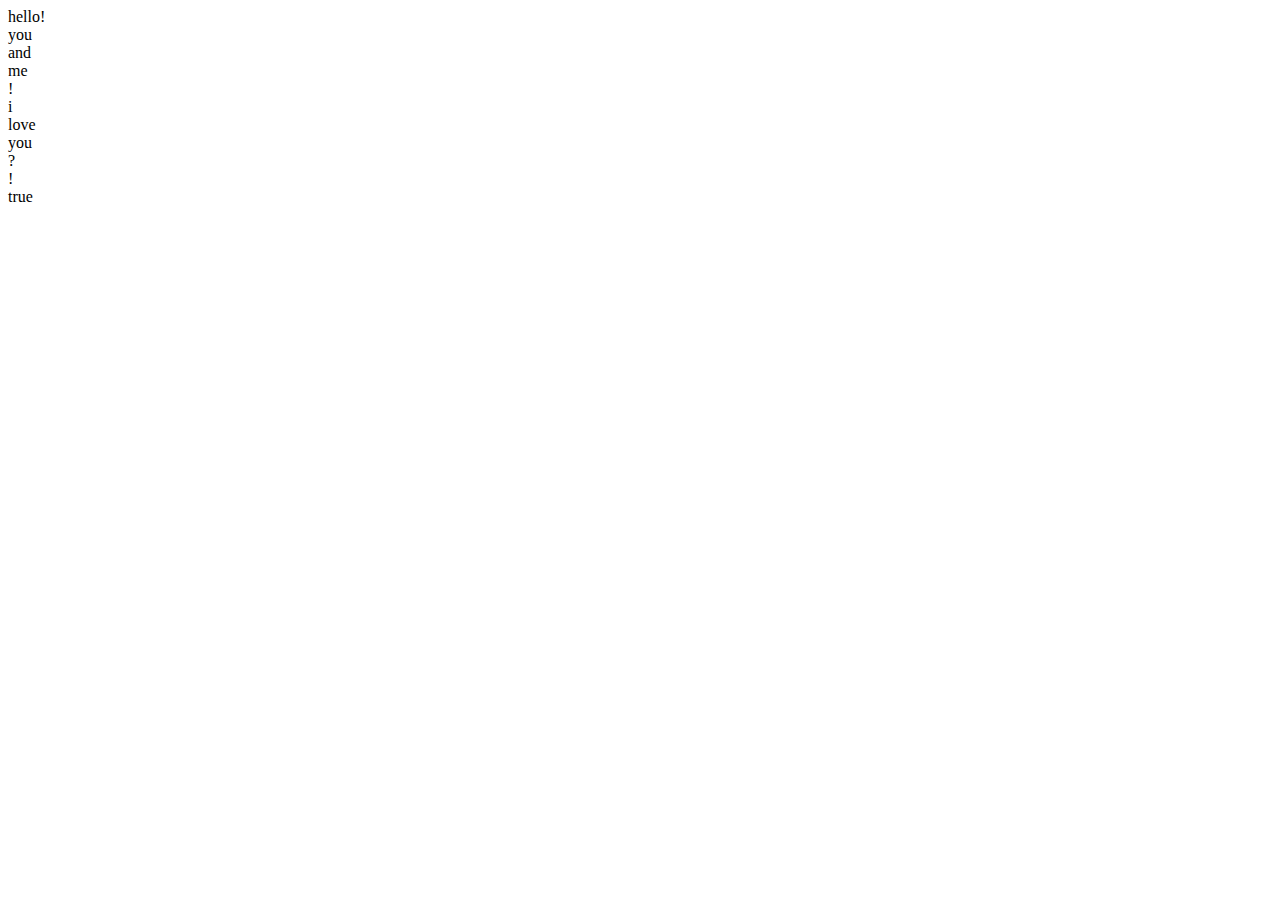
<file: index2.html>
<!DOCTYPE html>
<html lang="en">
<head>
    <meta charset="UTF-8">
    <meta name="viewport" content="width=device-width, initial-scale=1.0">
    <meta http-equiv="X-UA-Compatible" content="ie=edge">
    <title>vue</title>
</head>
<body>
    <div>hello!</div>
    <div>you</div>
    <div>and</div>
    <div>me</div>
    <div>!</div>
    <div>i</div>
    <div>love</div>
    <div>you</div>
    <div>?</div>
    <div>!</div>
    <div>true</div>
</body>
</html>
</file>
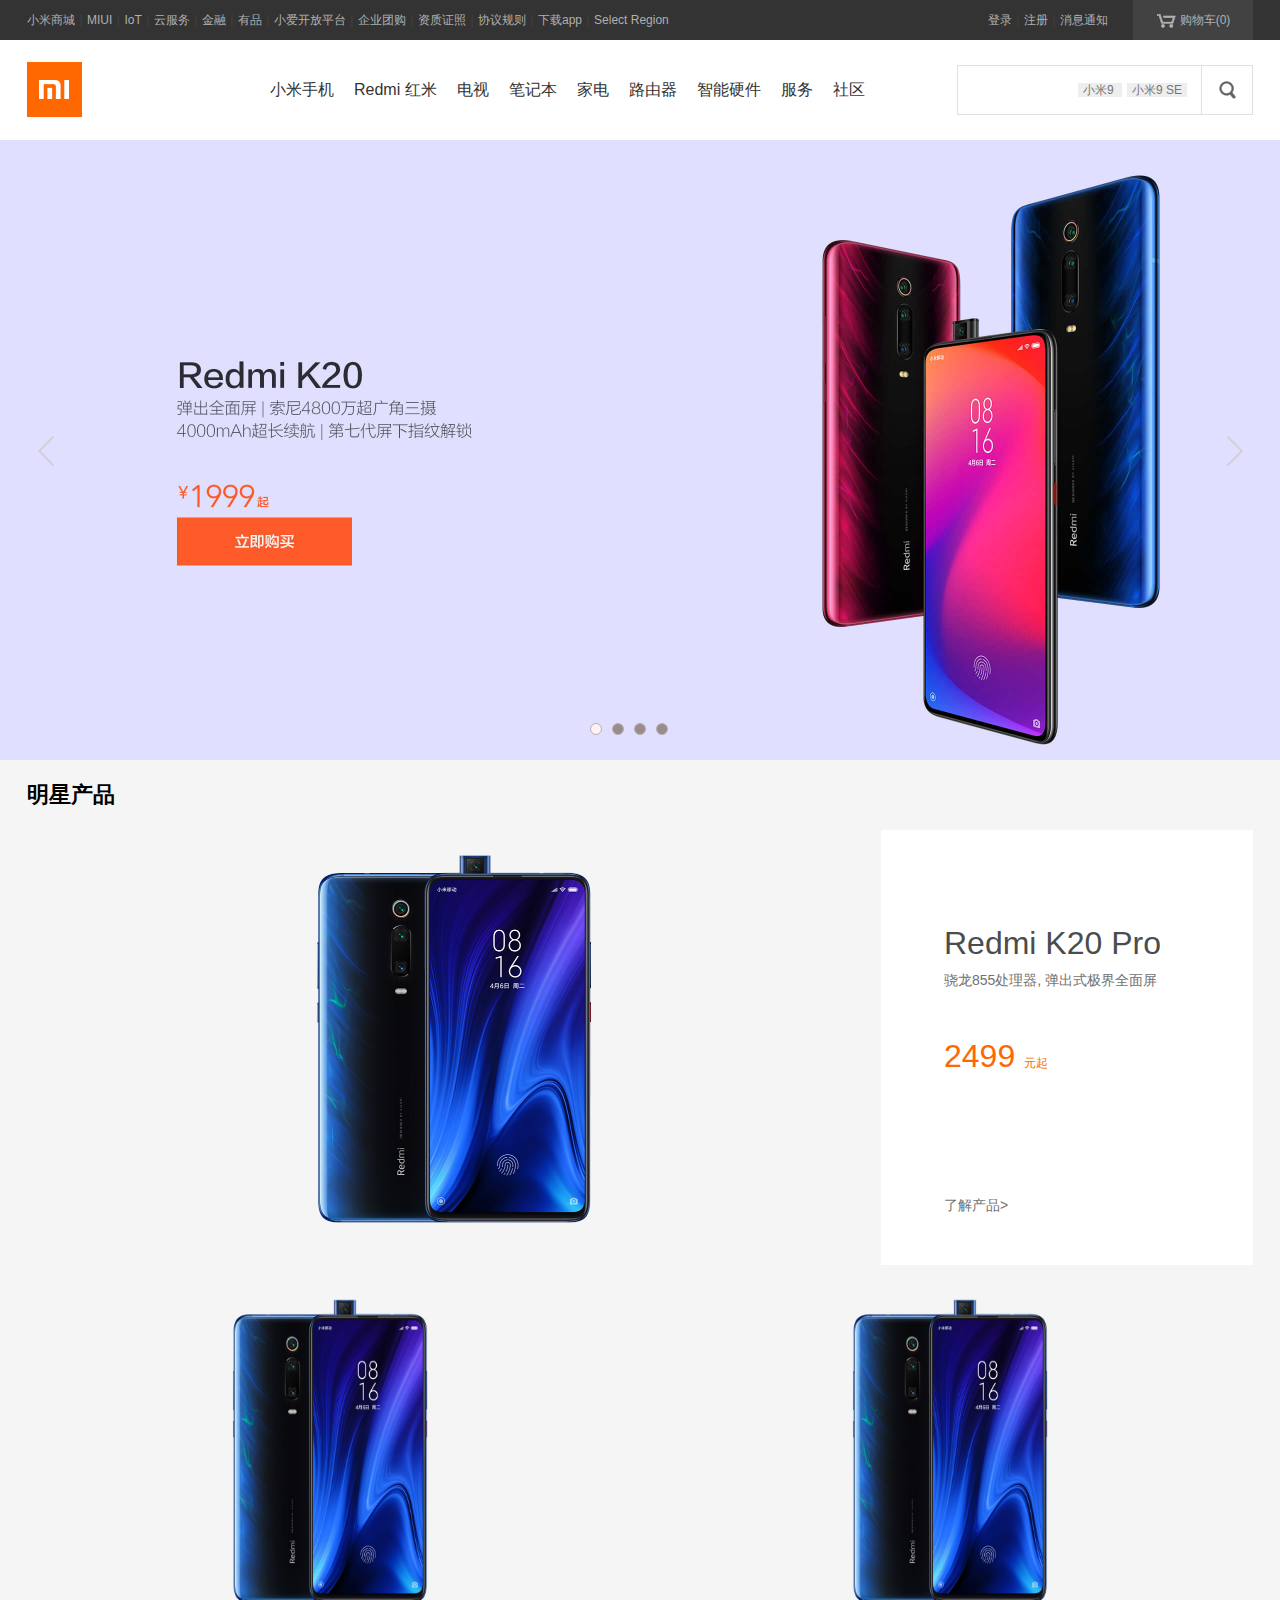
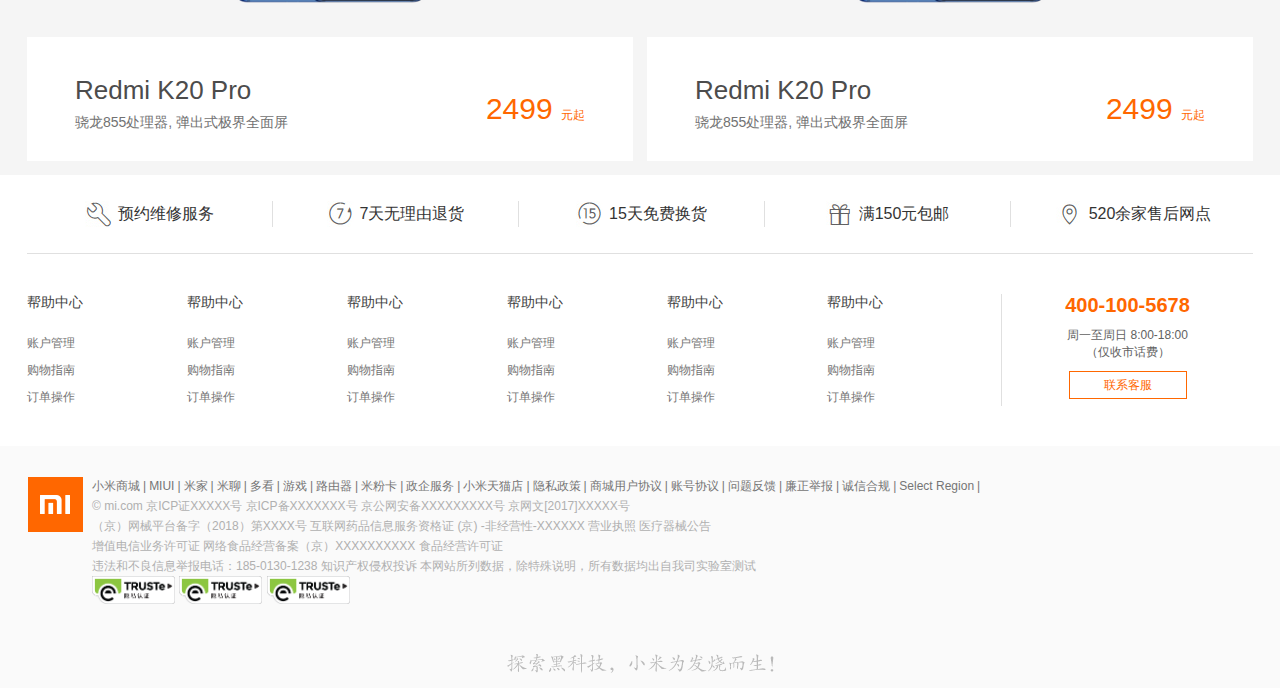
<file: mi/list.html>
<!DOCTYPE html>
<html>
	<head>
		<meta charset="utf-8">
		<title></title>
		<link rel="stylesheet" type="text/css" href="css/base.css"/>
		<link rel="stylesheet" href="css/list.css">
	</head>
	<body>
		
		<!-- 头部顶部导航 ctrl+/ -->
		<div class="header_top">
			<div class="container clearfix">
				<div class="fl">
					<a href="">小米商城</a>
					<span>|</span>
					<a href="">MIUI</a>
					<span>|</span>
					<a href="">IoT</a>
					<span>|</span>
					<a href="">云服务</a>
					<span>|</span>
					<a href="">金融</a>
					<span>|</span>
					<a href="">有品</a>
					<span>|</span>
					<a href="">小爱开放平台</a>
					<span>|</span>
					<a href="">企业团购</a>
					<span>|</span>
					<a href="">资质证照</a>
					<span>|</span>
					<a href="">协议规则</a>
					<span>|</span>
					<a href="">下载app</a>
					<span>|</span>
					<a href="">Select Region</a>
				</div>
				<div class="fr">
					<a href="">登录</a>
					<span>|</span>
					<a href="">注册</a>
					<span>|</span>
					<a href="">消息通知</a>
					<div class="cart">
						<i>购物车(0)</i>
					</div>
				</div>
			</div>
		</div>
		<!-- 头部顶部导航 end -->
		
		<!-- 导航条 -->
		<div class="header container clearfix">
			<div class="header-logo fl">
				<a href="#" class="fl">&nbsp;&nbsp;这不是小米</a>
			</div>
			<div id="header-nav" class="fl">
				<ul class="clearfix">
					<li><a href="#">小米手机</a></li>
					<li><a href="#">Redmi 红米</a></li>
					<li><a href="#">电视</a></li>
					<li><a href="#">笔记本</a></li>
					<li><a href="#">家电</a></li>
					<li><a href="#">路由器</a></li>
					<li><a href="#">智能硬件</a></li>
					<li><a href="#">服务</a></li>
					<li><a href="#">社区</a></li>
				</ul>
			</div>
			<div id="search" class="clearfix fr">
				<!-- js添加效果 加上 con -->
				<input type="text" class="text">
				<div class="btn">&nbsp;</div>
				<div class="words">
					<a href="#">
						小米9
					</a>
					<a href="#">
						小米9 SE
					</a>
				</div>
				<div class="searchList">
					<a href="">小米9</a>
					<a href="">小米9</a>
					<a href="">小米9</a>
					<a href="">小米9</a>
					<a href="">小米9</a>
					<a href="">小米9</a>
					<a href="">小米9</a>
					<a href="">小米9</a>
					<a href="">小米9</a>
					<a href="">小米9</a>
				</div>
			</div>
		</div>
		<div class="header-nav-menu">
			<div class="container">
				<ul class="clearfix">
					<li class="fl">
						<div class="flag">
							<span>新品</span>
						</div>
						<div class="img">
							<img src="img/mi01.jpg" alt="">
						</div>
						<h6>小米9</h6>
						<p>
							1999元
						</p>
					</li>
					<li class="fl">
						<div class="flag">
							<span>新品</span>
						</div>
						<div class="img">
							<img src="img/mi01.jpg" alt="">
						</div>
						<h6>小米9</h6>
						<p>
							1999元
						</p>
					</li>
					<li class="fl">
						<div class="flag">
							<span>新品</span>
						</div>
						<div class="img">
							<img src="img/mi01.jpg" alt="">
						</div>
						<h6>小米9</h6>
						<p>
							1999元
						</p>
					</li>
					<li class="fl">
						<div class="flag">
							<span>新品</span>
						</div>
						<div class="img">
							<img src="img/mi01.jpg" alt="">
						</div>
						<h6>小米9</h6>
						<p>
							1999元
						</p>
					</li>
					<li class="fl">
						<div class="flag">
							<span>新品</span>
						</div>
						<div class="img">
							<img src="img/mi01.jpg" alt="">
						</div>
						<h6>小米9</h6>
						<p>
							1999元
						</p>
					</li>
					<li class="fl con">
						<div class="flag">
							<span>新品</span>
						</div>
						<div class="img">
							<img src="img/mi01.jpg" alt="">
						</div>
						<h6>小米9</h6>
						<p>
							1999元
						</p>
					</li>
				</ul>
			</div>
		</div>
		<!-- 导航条 end -->
		
		
		<!-- 轮播图 -->
		<div class="slide">
			<ul>
				<li style="background-image: url(img/slide1.jpg);">
				</li>
			</ul>
			<div class="container">
				<div class="btn">
					<div class="Lbtn"></div>
					<div class="Rbtn"></div>
				</div>
				<ol class="clearfix">
					<li class="con"></li>
					<li></li>
					<li></li>
					<li></li>
				</ol>
			</div>
		</div>
		<!-- 轮播图end -->
		
		<div class="goodsList">
			<div class="container">
				<div class="box-hd clearfix">
					<h1 class="fl">明星产品</h1>
				</div>
				<div class="box-bd">
					<dl class="clearfix">
						<dt class="fl m-bottom">
							<img src="img/list1.jpg" alt="">
							<div>
								<h2>Redmi K20 Pro</h2>
								<h5>骁龙855处理器, 弹出式极界全面屏</h5>
								<span>2499 <i>元起</i></span>
								<a href="">了解产品&gt;</a>
							</div>
						</dt>
						<dd class="fl m-bottom">
							<img src="img/list1.jpg" alt="">
							<div>
								<h2>Redmi K20 Pro</h2>
								<h5>骁龙855处理器, 弹出式极界全面屏</h5>
								<span>2499 <i>元起</i></span>
							</div>
						</dd>
						<dd class="fr m-bottom">
							<img src="img/list1.jpg" alt="">
							<div>
								<h2>Redmi K20 Pro</h2>
								<h5>骁龙855处理器, 弹出式极界全面屏</h5>
								<span>2499 <i>元起</i></span>
							</div>
						</dd>
					</dl>
				</div>
			</div>
		</div>
		
			<!-- 底部信息 -->
	<div class="footer">
		<div class="container footer-service">
			<ul class="clearfix">
				<li><a class="c1">预约维修服务</a></li>
				<li><a class="c2">7天无理由退货</a></li>
				<li><a class="c3">15天免费换货</a></li>
				<li><a class="c4">满150元包邮</a></li>
				<li><a class="c5">520余家售后网点</a></li>
			</ul>
		</div>
		<div class="container footer-lists clearfix">
			<div class="fl">
				<dl class="fl">
					<dt>帮助中心</dt>
					<dd>账户管理</dd>
					<dd>购物指南</dd>
					<dd>订单操作</dd>
				</dl>
				<dl class="fl">
					<dt>帮助中心</dt>
					<dd>账户管理</dd>
					<dd>购物指南</dd>
					<dd>订单操作</dd>
				</dl>
				<dl class="fl">
					<dt>帮助中心</dt>
					<dd>账户管理</dd>
					<dd>购物指南</dd>
					<dd>订单操作</dd>
				</dl>
				<dl class="fl">
					<dt>帮助中心</dt>
					<dd>账户管理</dd>
					<dd>购物指南</dd>
					<dd>订单操作</dd>
				</dl>
				<dl class="fl">
					<dt>帮助中心</dt>
					<dd>账户管理</dd>
					<dd>购物指南</dd>
					<dd>订单操作</dd>
				</dl>
				<dl class="fl">
					<dt>帮助中心</dt>
					<dd>账户管理</dd>
					<dd>购物指南</dd>
					<dd>订单操作</dd>
				</dl>
			</div>
			<div class="fr">
				<h2>
					400-100-5678
				</h2>
				<p>
					周一至周日 8:00-18:00 <br>（仅收市话费）
				</p>
	
				<button type="button">联系客服</button>
			</div>
		</div>
	</div>
	
	<div class="footer-info">
		<div class="container">
			<div class="mbox">
				<div class="logo"></div>
				<div class="box clearfix">
					<a href="">小米商城</a><span>|</span>
					<a href="">MIUI</a><span>|</span>
					<a href="">米家</a><span>|</span>
					<a href="">米聊</a><span>|</span>
					<a href="">多看</a><span>|</span>
					<a href="">游戏</a><span>|</span>
					<a href="">路由器</a><span>|</span>
					<a href="">米粉卡</a><span>|</span>
					<a href="">政企服务</a><span>|</span>
					<a href="">小米天猫店</a><span>|</span>
					<a href="">隐私政策</a><span>|</span>
					<a href="">商城用户协议</a><span>|</span>
					<a href="">账号协议</a><span>|</span>
					<a href="">问题反馈</a><span>|</span>
					<a href="">廉正举报</a><span>|</span>
					<a href="">诚信合规</a><span>|</span>
					<a href="">Select Region</a><span>|</span>
				</div>
				<p>
					© mi.com 京ICP证XXXXX号 京ICP备XXXXXXX号 京公网安备XXXXXXXXX号 京网文[2017]XXXXX号 <br>
					（京）网械平台备字（2018）第XXXX号 互联网药品信息服务资格证 (京) -非经营性-XXXXXX 营业执照 医疗器械公告 <br>
					增值电信业务许可证  网络食品经营备案（京）XXXXXXXXXX   食品经营许可证 <br>
					违法和不良信息举报电话：185-0130-1238 知识产权侵权投诉 本网站所列数据，除特殊说明，所有数据均出自我司实验室测试
				</p>
				<div class="logolist">
					<img src="img/truste.png" alt="">
					<img src="img/truste.png" alt="">
					<img src="img/truste.png" alt="">
				</div>
			</div>
			<div class="mi">
				
			</div>
		</div>
	</div>
	
	<!-- 底部信息 end -->	
		
		
	</body>
</html>
</file>
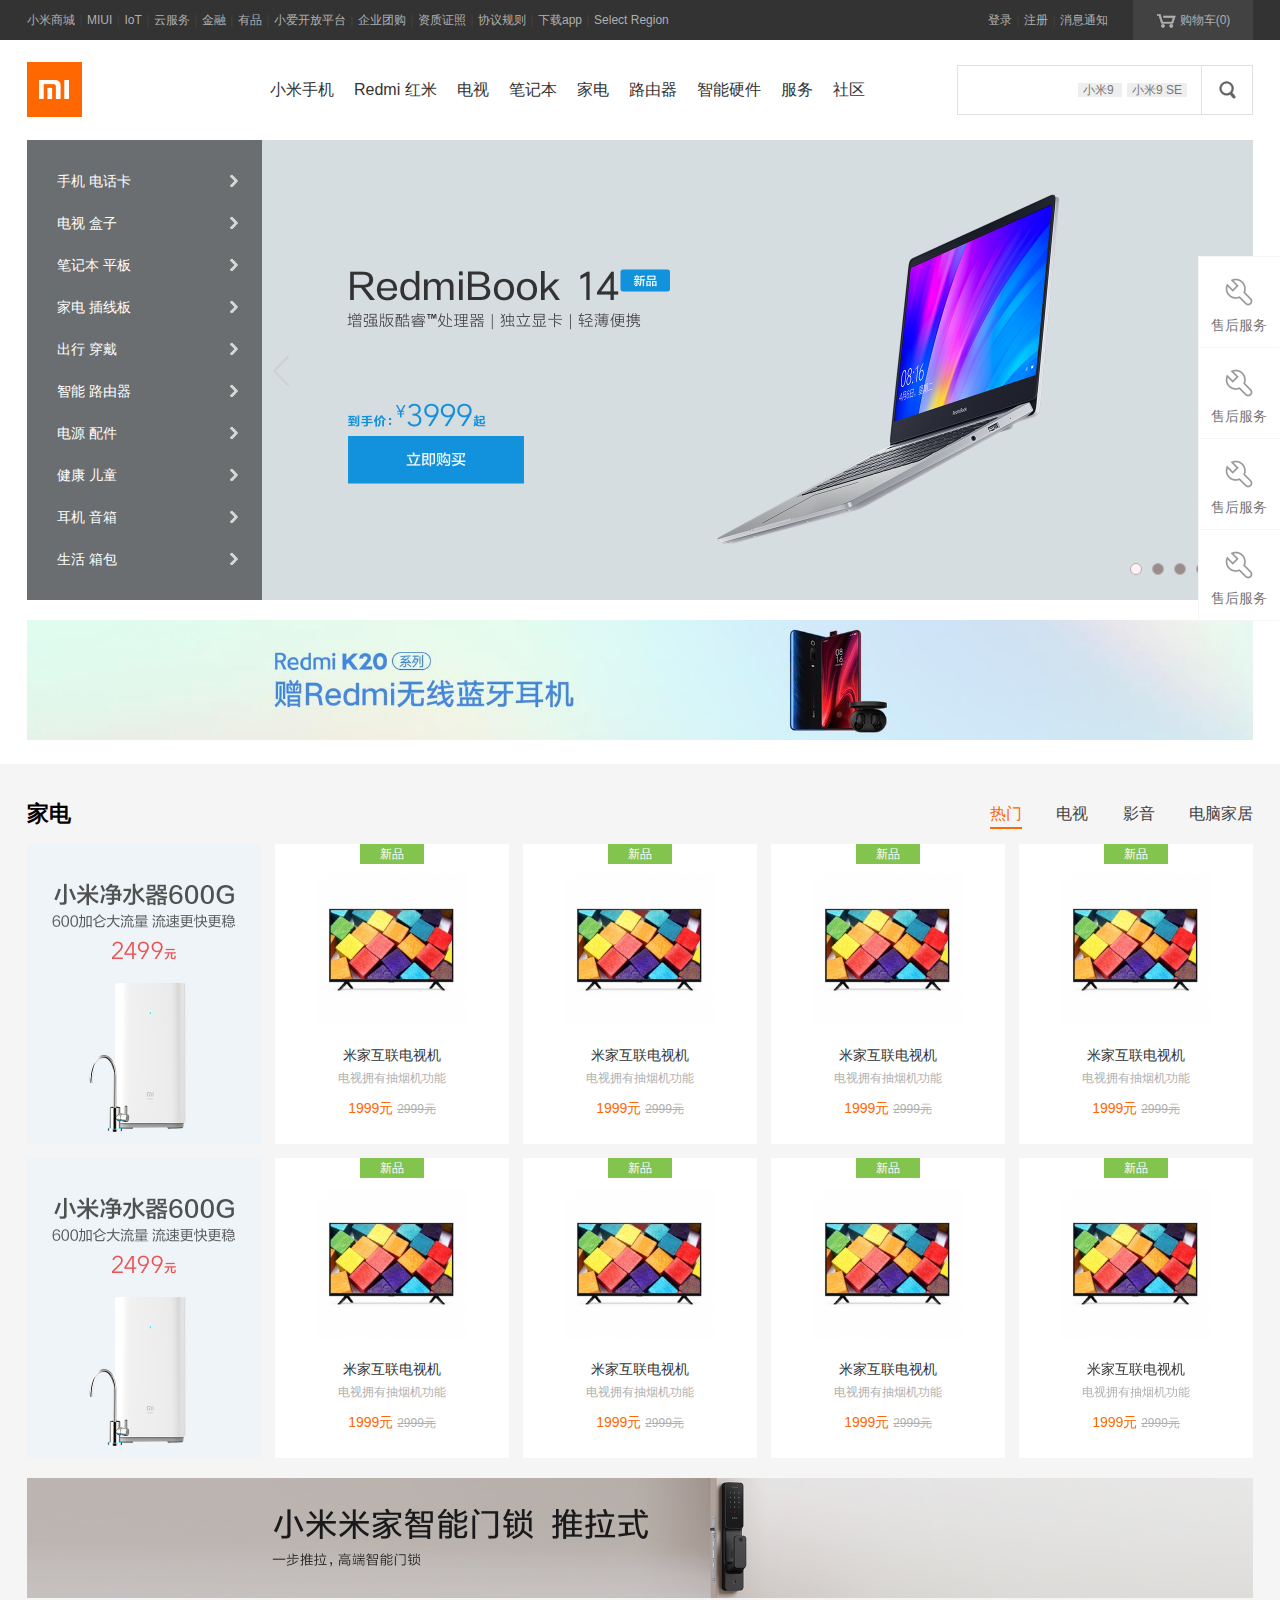
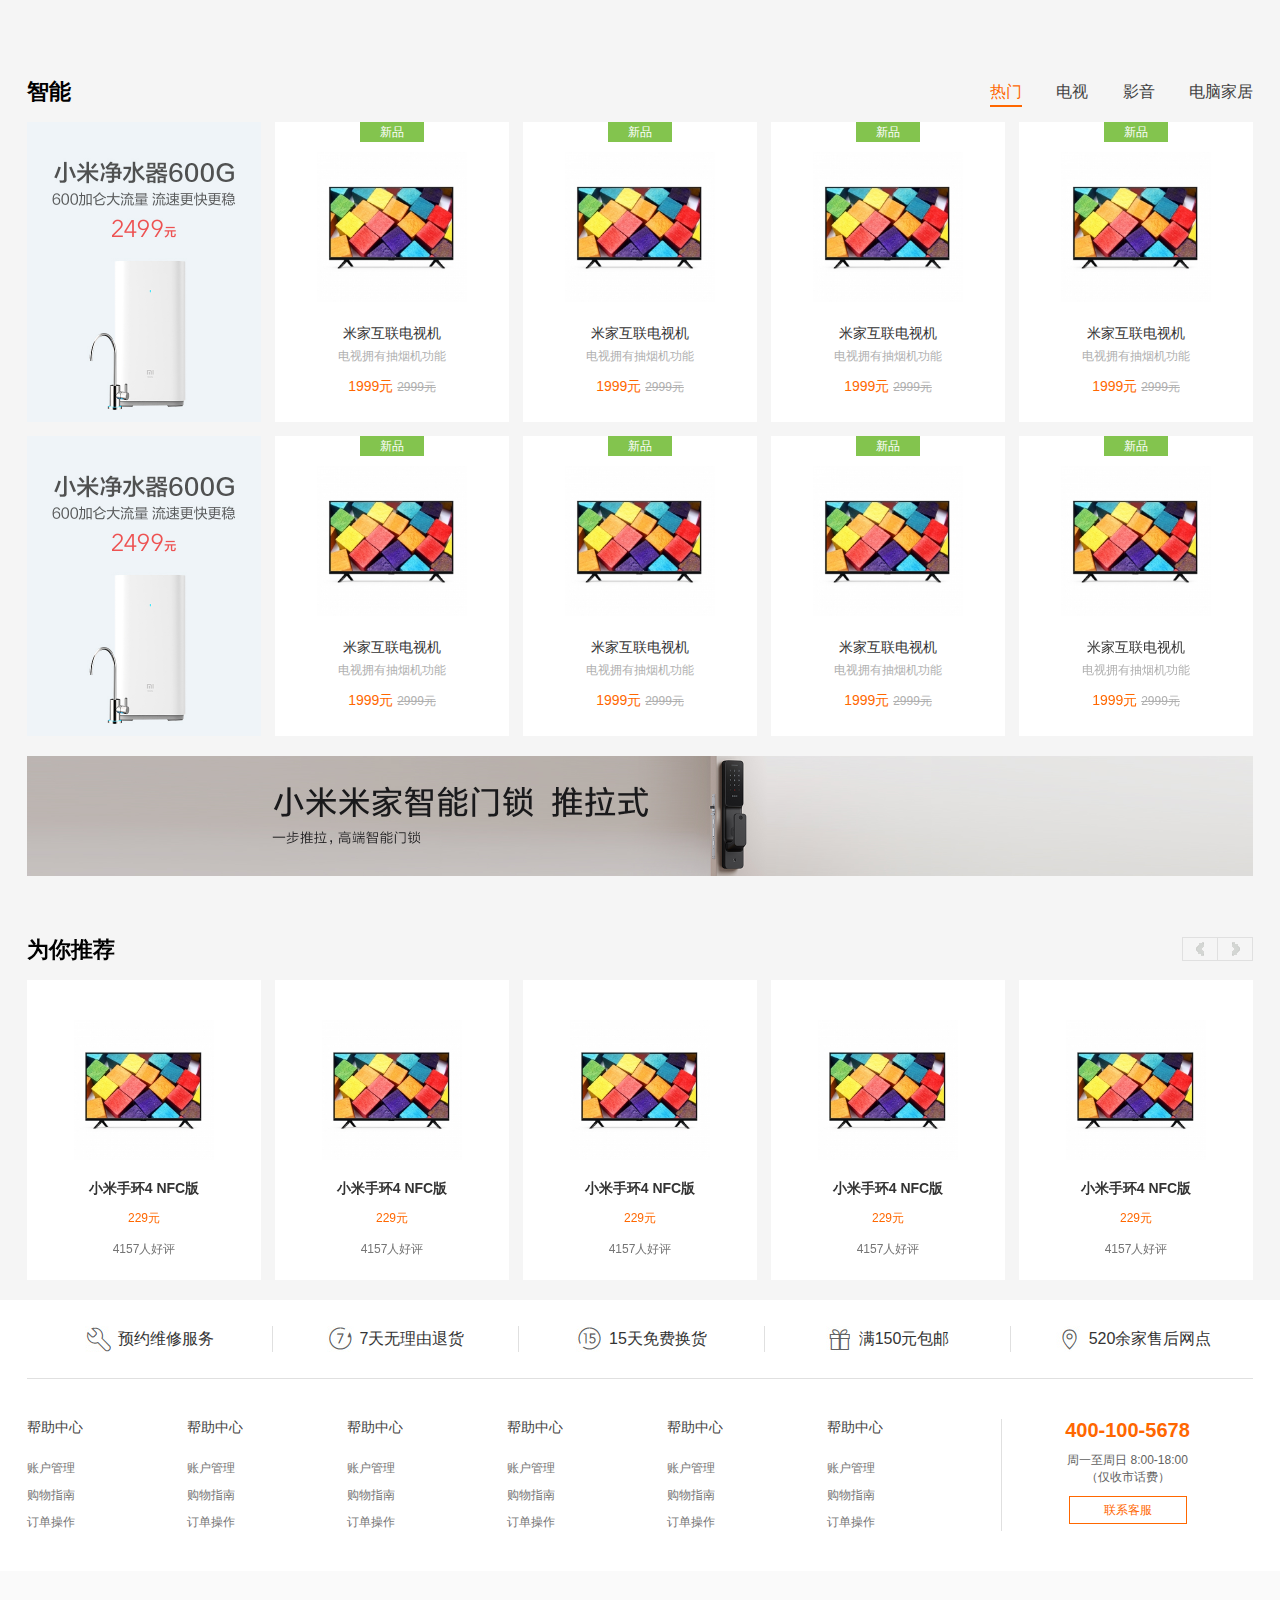
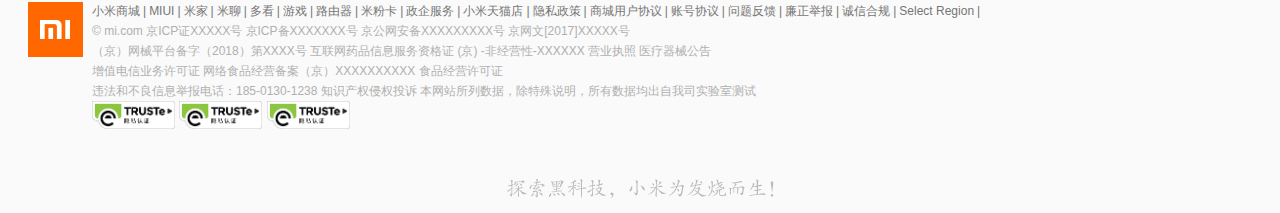
<file: mi/mi.html>
<!DOCTYPE html>
<html>
	<head>
		<meta charset="utf-8">
		<title>不是所有网站都叫小米</title>
		<link rel="stylesheet" type="text/css" href="css/base.css"/>
		<link rel="stylesheet" type="text/css" href="css/mi.css" />
	</head>
	<body>
		<!-- 组件化 html+css+js一组一个功能 -->
		<!-- 头部顶部导航 ctrl+/ -->
		<div class="header_top">
			<div class="container clearfix">
				<div class="fl">
					<a href="">小米商城</a>
					<span>|</span>
					<a href="">MIUI</a>
					<span>|</span>
					<a href="">IoT</a>
					<span>|</span>
					<a href="">云服务</a>
					<span>|</span>
					<a href="">金融</a>
					<span>|</span>
					<a href="">有品</a>
					<span>|</span>
					<a href="">小爱开放平台</a>
					<span>|</span>
					<a href="">企业团购</a>
					<span>|</span>
					<a href="">资质证照</a>
					<span>|</span>
					<a href="">协议规则</a>
					<span>|</span>
					<a href="">下载app</a>
					<span>|</span>
					<a href="">Select Region</a>
				</div>
				<div class="fr">
					<a href="">登录</a>
					<span>|</span>
					<a href="">注册</a>
					<span>|</span>
					<a href="">消息通知</a>
					<div class="cart">
						<i>购物车(0)</i>
					</div>
				</div>
			</div>
		</div>
		<!-- 头部顶部导航 end -->

		<!-- 导航条 -->
		<div class="header container clearfix">
			<div class="header-logo fl">
				<a href="#" class="fl">&nbsp;&nbsp;这不是小米</a>
			</div>
			<div id="header-nav" class="fl">
				<ul class="clearfix">
					<li><a href="#">小米手机</a></li>
					<li><a href="#">Redmi 红米</a></li>
					<li><a href="#">电视</a></li>
					<li><a href="#">笔记本</a></li>
					<li><a href="#">家电</a></li>
					<li><a href="#">路由器</a></li>
					<li><a href="#">智能硬件</a></li>
					<li><a href="#">服务</a></li>
					<li><a href="#">社区</a></li>
				</ul>
			</div>
			<div id="search" class="clearfix fr">
				<!-- js添加效果 加上 con -->
				<input type="text" class="text">
				<div class="btn">&nbsp;</div>
				<div class="words">
					<a href="#">
						小米9
					</a>
					<a href="#">
						小米9 SE
					</a>
				</div>
				<div class="searchList">
					<a href="">小米9</a>
					<a href="">小米9</a>
					<a href="">小米9</a>
					<a href="">小米9</a>
					<a href="">小米9</a>
					<a href="">小米9</a>
					<a href="">小米9</a>
					<a href="">小米9</a>
					<a href="">小米9</a>
					<a href="">小米9</a>
				</div>
			</div>
		</div>
		<div class="header-nav-menu">
			<div class="container">
				<ul class="clearfix">
					<li class="fl">
						<div class="flag">
							<span>新品</span>
						</div>
						<div class="img">
							<img src="img/mi01.jpg" alt="">
						</div>
						<h6>小米9</h6>
						<p>
							1999元
						</p>
					</li>
					<li class="fl">
						<div class="flag">
							<span>新品</span>
						</div>
						<div class="img">
							<img src="img/mi01.jpg" alt="">
						</div>
						<h6>小米9</h6>
						<p>
							1999元
						</p>
					</li>
					<li class="fl">
						<div class="flag">
							<span>新品</span>
						</div>
						<div class="img">
							<img src="img/mi01.jpg" alt="">
						</div>
						<h6>小米9</h6>
						<p>
							1999元
						</p>
					</li>
					<li class="fl">
						<div class="flag">
							<span>新品</span>
						</div>
						<div class="img">
							<img src="img/mi01.jpg" alt="">
						</div>
						<h6>小米9</h6>
						<p>
							1999元
						</p>
					</li>
					<li class="fl">
						<div class="flag">
							<span>新品</span>
						</div>
						<div class="img">
							<img src="img/mi01.jpg" alt="">
						</div>
						<h6>小米9</h6>
						<p>
							1999元
						</p>
					</li>
					<li class="fl con">
						<div class="flag">
							<span>新品</span>
						</div>
						<div class="img">
							<img src="img/mi01.jpg" alt="">
						</div>
						<h6>小米9</h6>
						<p>
							1999元
						</p>
					</li>
				</ul>
			</div>
		</div>
		<!-- 导航条 end -->
		<div class="container wrapper">
			<!-- 轮播图 -->
			<div class="slide">
				<ul>
					<li class="clearfix">
						<img src="img/slider.jpg" alt="">
					</li>
				</ul>
				<div class="btn">
					<div class="Lbtn"></div>
					<div class="Rbtn"></div>
				</div>
				<ol class="clearfix">
					<li class="con"></li>
					<li></li>
					<li></li>
					<li></li>
				</ol>
			</div>
			<!-- 轮播图end -->
			<!-- 分类 -->
			<div class="category">
				<ul>
					<li>
						<a href="">手机 电话卡</a>
						<div class="item">
							<ol class="clearfix">
								<li class="fl">
									<a class="clearfix" href="">
										<img class="fl" src="img/mi9.png" alt="">
										<span class="fl">小米9</span>
									</a>
								</li>
							</ol>
						</div>
					</li>

					<li>
						<a href="">电视 盒子</a>
					</li>

					<li>
						<a href="">笔记本 平板</a>
					</li>

					<li>
						<a href="">家电 插线板</a>
					</li>

					<li>
						<a href="">出行 穿戴</a>
					</li>

					<li>
						<a href="">智能 路由器</a>
					</li>

					<li>
						<a href="">电源 配件</a>
					</li>

					<li>
						<a href="">健康 儿童</a>
					</li>

					<li>
						<a href="">耳机 音箱</a>
					</li>

					<li>
						<a href="">生活 箱包</a>
					</li>
				</ul>
			</div>
			<!-- 分类end -->
		</div>

		<!-- 右侧导航栏 -->
		<div class="rightBar">
			<ul>
				<li class="clearfix">
					<a href="#">
						<div class="img"><img src="img/01.png"></div>
						<p>售后服务</p>
					</a>
				</li>
				<li class="clearfix">
					<a href="#">
						<div class="img"><img src="img/01.png"></div>
						<p>售后服务</p>
					</a>
				</li>
				<li class="clearfix">
					<a href="#">
						<div class="img"><img src="img/01.png"></div>
						<p>售后服务</p>
					</a>
				</li>
				<li class="clearfix">
					<a href="#">
						<div class="img"><img src="img/01.png"></div>
						<p>售后服务</p>
					</a>
				</li>
			</ul>
		</div>
		<!-- 右侧导航栏 end -->

		<div class="container">
			<img class="m-tb" src="img/xmad_15625126063988_sCIBm.jpg" alt="">
		</div>
		
		<!-- 家电 -->
		<div class="homeelec">
			<div class="container">
				<div class="box-hd clearfix">
					<h1 class="fl">家电</h1>
					<div class="fr">
							<a href="" class="con">热门</a>
							<a href="">电视</a>
							<a href="">影音</a>
							<a href="">电脑家居</a>
						
					</div>
				</div>
				<div class="box-bd clearfix">
					<div class="fl bdleft">
						<a href="" class="fl m-bottom">
							<img src="img/mib.jpg" alt="">
						</a>
						
						<a href="" class="fl">
							<img src="img/mib.jpg" alt="">
						</a>
					</div>
					<div class="fl bdright m-left">
						<ul class="clearfix">
							<li class="fl m-right m-bottom">
								<div class="flag flag-new">
									新品
								</div>
								<div class="img">
									<img src="img/mi01.jpg" alt="">
								</div>
								<h5>米家互联电视机</h5>
								<h6>电视拥有抽烟机功能</h6>
								<div class="price">
									<span>1999元</span>
									<del>2999元</del>
								</div>
								<div class="bottom">
									<p>满意，很好用，很开心。。。</p>
									<p class="c1">来自于 涛哥 评价</p>
								</div>
							</li>
							<li class="fl m-right m-bottom">
								<div class="flag flag-new">
									新品
								</div>
								<div class="img">
									<img src="img/mi01.jpg" alt="">
								</div>
								<h5>米家互联电视机</h5>
								<h6>电视拥有抽烟机功能</h6>
								<div class="price">
									<span>1999元</span>
									<del>2999元</del>
								</div>
								<div class="bottom">
									<p>满意，很好用，很开心。。。</p>
									<p class="c1">来自于 涛哥 评价</p>
								</div>
							</li>
							<li class="fl m-right m-bottom">
								<div class="flag flag-new">
									新品
								</div>
								<div class="img">
									<img src="img/mi01.jpg" alt="">
								</div>
								<h5>米家互联电视机</h5>
								<h6>电视拥有抽烟机功能</h6>
								<div class="price">
									<span>1999元</span>
									<del>2999元</del>
								</div>
								<div class="bottom">
									<p>满意，很好用，很开心。。。</p>
									<p class="c1">来自于 涛哥 评价</p>
								</div>
							</li>
							<li class="fl m-right m-bottom">
								<div class="flag flag-new">
									新品
								</div>
								<div class="img">
									<img src="img/mi01.jpg" alt="">
								</div>
								<h5>米家互联电视机</h5>
								<h6>电视拥有抽烟机功能</h6>
								<div class="price">
									<span>1999元</span>
									<del>2999元</del>
								</div>
								<div class="bottom">
									<p>满意，很好用，很开心。。。</p>
									<p class="c1">来自于 涛哥 评价</p>
								</div>
							</li>
							<li class="fl m-right m-bottom">
								<div class="flag flag-new">
									新品
								</div>
								<div class="img">
									<img src="img/mi01.jpg" alt="">
								</div>
								<h5>米家互联电视机</h5>
								<h6>电视拥有抽烟机功能</h6>
								<div class="price">
									<span>1999元</span>
									<del>2999元</del>
								</div>
								<div class="bottom">
									<p>满意，很好用，很开心。。。</p>
									<p class="c1">来自于 涛哥 评价</p>
								</div>
							</li>
							<li class="fl m-right m-bottom">
								<div class="flag flag-new">
									新品
								</div>
								<div class="img">
									<img src="img/mi01.jpg" alt="">
								</div>
								<h5>米家互联电视机</h5>
								<h6>电视拥有抽烟机功能</h6>
								<div class="price">
									<span>1999元</span>
									<del>2999元</del>
								</div>
								<div class="bottom">
									<p>满意，很好用，很开心。。。</p>
									<p class="c1">来自于 涛哥 评价</p>
								</div>
							</li>
							<li class="fl m-right m-bottom">
								<div class="flag flag-new">
									新品
								</div>
								<div class="img">
									<img src="img/mi01.jpg" alt="">
								</div>
								<h5>米家互联电视机</h5>
								<h6>电视拥有抽烟机功能</h6>
								<div class="price">
									<span>1999元</span>
									<del>2999元</del>
								</div>
								<div class="bottom">
									<p>满意，很好用，很开心。。。</p>
									<p class="c1">来自于 涛哥 评价</p>
								</div>
							</li>
							<li class="fl m-right m-bottom">
								<div class="flag flag-new">
									新品
								</div>
								<div class="img">
									<img src="img/mi01.jpg" alt="">
								</div>
								<h5>米家互联电视机</h5>
								<h6>电视拥有抽烟机功能</h6>
								<div class="price">
									<span>1999元</span>
									<del>2999元</del>
								</div>
								<div class="bottom">
									<p>满意，很好用，很开心。。。</p>
									<p class="c1">来自于 涛哥 评价</p>
								</div>
							</li>
						</ul>
					</div>
				</div>
			</div>
			<div class="container">
				<img class="m-tb" src="img/xmad_15616416915404_oeXOL.jpg" alt="">
			</div>
		</div>
		<!-- 家电end -->
	
		<!-- 智能 -->
		<div class="homeelec">
			<div class="container">
				<div class="box-hd clearfix">
					<h1 class="fl">智能</h1>
					<div class="fr">
							<a href="" class="con">热门</a>
							<a href="">电视</a>
							<a href="">影音</a>
							<a href="">电脑家居</a>
						
					</div>
				</div>
				<div class="box-bd clearfix">
					<div class="fl bdleft">
						<a href="" class="fl m-bottom">
							<img src="img/mib.jpg" alt="">
						</a>
						
						<a href="" class="fl">
							<img src="img/mib.jpg" alt="">
						</a>
					</div>
					<div class="fl bdright m-left">
						<ul class="clearfix">
							<li class="fl m-right m-bottom">
								<div class="flag flag-new">
									新品
								</div>
								<div class="img">
									<img src="img/mi01.jpg" alt="">
								</div>
								<h5>米家互联电视机</h5>
								<h6>电视拥有抽烟机功能</h6>
								<div class="price">
									<span>1999元</span>
									<del>2999元</del>
								</div>
								<div class="bottom">
									<p>满意，很好用，很开心。。。</p>
									<p class="c1">来自于 涛哥 评价</p>
								</div>
							</li>
							<li class="fl m-right m-bottom">
								<div class="flag flag-new">
									新品
								</div>
								<div class="img">
									<img src="img/mi01.jpg" alt="">
								</div>
								<h5>米家互联电视机</h5>
								<h6>电视拥有抽烟机功能</h6>
								<div class="price">
									<span>1999元</span>
									<del>2999元</del>
								</div>
								<div class="bottom">
									<p>满意，很好用，很开心。。。</p>
									<p class="c1">来自于 涛哥 评价</p>
								</div>
							</li>
							<li class="fl m-right m-bottom">
								<div class="flag flag-new">
									新品
								</div>
								<div class="img">
									<img src="img/mi01.jpg" alt="">
								</div>
								<h5>米家互联电视机</h5>
								<h6>电视拥有抽烟机功能</h6>
								<div class="price">
									<span>1999元</span>
									<del>2999元</del>
								</div>
								<div class="bottom">
									<p>满意，很好用，很开心。。。</p>
									<p class="c1">来自于 涛哥 评价</p>
								</div>
							</li>
							<li class="fl m-right m-bottom">
								<div class="flag flag-new">
									新品
								</div>
								<div class="img">
									<img src="img/mi01.jpg" alt="">
								</div>
								<h5>米家互联电视机</h5>
								<h6>电视拥有抽烟机功能</h6>
								<div class="price">
									<span>1999元</span>
									<del>2999元</del>
								</div>
								<div class="bottom">
									<p>满意，很好用，很开心。。。</p>
									<p class="c1">来自于 涛哥 评价</p>
								</div>
							</li>
							<li class="fl m-right m-bottom">
								<div class="flag flag-new">
									新品
								</div>
								<div class="img">
									<img src="img/mi01.jpg" alt="">
								</div>
								<h5>米家互联电视机</h5>
								<h6>电视拥有抽烟机功能</h6>
								<div class="price">
									<span>1999元</span>
									<del>2999元</del>
								</div>
								<div class="bottom">
									<p>满意，很好用，很开心。。。</p>
									<p class="c1">来自于 涛哥 评价</p>
								</div>
							</li>
							<li class="fl m-right m-bottom">
								<div class="flag flag-new">
									新品
								</div>
								<div class="img">
									<img src="img/mi01.jpg" alt="">
								</div>
								<h5>米家互联电视机</h5>
								<h6>电视拥有抽烟机功能</h6>
								<div class="price">
									<span>1999元</span>
									<del>2999元</del>
								</div>
								<div class="bottom">
									<p>满意，很好用，很开心。。。</p>
									<p class="c1">来自于 涛哥 评价</p>
								</div>
							</li>
							<li class="fl m-right m-bottom">
								<div class="flag flag-new">
									新品
								</div>
								<div class="img">
									<img src="img/mi01.jpg" alt="">
								</div>
								<h5>米家互联电视机</h5>
								<h6>电视拥有抽烟机功能</h6>
								<div class="price">
									<span>1999元</span>
									<del>2999元</del>
								</div>
								<div class="bottom">
									<p>满意，很好用，很开心。。。</p>
									<p class="c1">来自于 涛哥 评价</p>
								</div>
							</li>
							<li class="fl m-right m-bottom">
								<div class="flag flag-new">
									新品
								</div>
								<div class="img">
									<img src="img/mi01.jpg" alt="">
								</div>
								<h5>米家互联电视机</h5>
								<h6>电视拥有抽烟机功能</h6>
								<div class="price">
									<span>1999元</span>
									<del>2999元</del>
								</div>
								<div class="bottom">
									<p>满意，很好用，很开心。。。</p>
									<p class="c1">来自于 涛哥 评价</p>
								</div>
							</li>
						</ul>
					</div>
				</div>
			</div>
			<div class="container">
				<img class="m-tb" src="img/xmad_15616416915404_oeXOL.jpg" alt="">
			</div>
		</div>
		<!-- 智能end -->
		
		<!-- 为你推荐 -->
		<div class="recommend">
			<div class="container">
				<div class="box-hd">
					<h1>为你推荐</h1>
					<div class="btn clearfix">
						<span class="prev fl"></span>
						<span class="next fl"></span>
					</div>
				</div>
				<div class="box-bd">
					<ul class="clearfix">
						<li class="fl m-right">
							<a href="">
								<div class="img">
									<img src="img/mi01.jpg" >
								</div>
								<h5>小米手环4 NFC版</h5>
								<span>229元</span>
								<h6 class="m-top">4157人好评</h6>
							</a>
						</li>
						<li class="fl m-right">
							<a href="">
								<div class="img">
									<img src="img/mi01.jpg" >
								</div>
								<h5>小米手环4 NFC版</h5>
								<span>229元</span>
								<h6 class="m-top">4157人好评</h6>
							</a>
						</li>
						<li class="fl m-right">
							<a href="">
								<div class="img">
									<img src="img/mi01.jpg" >
								</div>
								<h5>小米手环4 NFC版</h5>
								<span>229元</span>
								<h6 class="m-top">4157人好评</h6>
							</a>
						</li>
						<li class="fl m-right">
							<a href="">
								<div class="img">
									<img src="img/mi01.jpg" >
								</div>
								<h5>小米手环4 NFC版</h5>
								<span>229元</span>
								<h6 class="m-top">4157人好评</h6>
							</a>
						</li>
						<li class="fl m-right">
							<a href="">
								<div class="img">
									<img src="img/mi01.jpg" >
								</div>
								<h5>小米手环4 NFC版</h5>
								<span>229元</span>
								<h6 class="m-top">4157人好评</h6>
							</a>
						</li>
					</ul>
				</div>
			</div>
		</div>
		<!-- 为你推荐 end -->
		<!-- 底部信息 -->
		<div class="footer">
			<div class="container footer-service">
				<ul class="clearfix">
					<li><a class="c1">预约维修服务</a></li>
					<li><a class="c2">7天无理由退货</a></li>
					<li><a class="c3">15天免费换货</a></li>
					<li><a class="c4">满150元包邮</a></li>
					<li><a class="c5">520余家售后网点</a></li>
				</ul>
			</div>
			<div class="container footer-lists clearfix">
				<div class="fl">
					<dl class="fl">
						<dt>帮助中心</dt>
						<dd>账户管理</dd>
						<dd>购物指南</dd>
						<dd>订单操作</dd>
					</dl>
					<dl class="fl">
						<dt>帮助中心</dt>
						<dd>账户管理</dd>
						<dd>购物指南</dd>
						<dd>订单操作</dd>
					</dl>
					<dl class="fl">
						<dt>帮助中心</dt>
						<dd>账户管理</dd>
						<dd>购物指南</dd>
						<dd>订单操作</dd>
					</dl>
					<dl class="fl">
						<dt>帮助中心</dt>
						<dd>账户管理</dd>
						<dd>购物指南</dd>
						<dd>订单操作</dd>
					</dl>
					<dl class="fl">
						<dt>帮助中心</dt>
						<dd>账户管理</dd>
						<dd>购物指南</dd>
						<dd>订单操作</dd>
					</dl>
					<dl class="fl">
						<dt>帮助中心</dt>
						<dd>账户管理</dd>
						<dd>购物指南</dd>
						<dd>订单操作</dd>
					</dl>
				</div>
				<div class="fr">
					<h2>
						400-100-5678
					</h2>
					<p>
						周一至周日 8:00-18:00 <br>（仅收市话费）
					</p>

					<button type="button">联系客服</button>
				</div>
			</div>
		</div>
		
		<div class="footer-info">
			<div class="container">
				<div class="mbox">
					<div class="logo"></div>
					<div class="box clearfix">
						<a href="">小米商城</a><span>|</span>
						<a href="">MIUI</a><span>|</span>
						<a href="">米家</a><span>|</span>
						<a href="">米聊</a><span>|</span>
						<a href="">多看</a><span>|</span>
						<a href="">游戏</a><span>|</span>
						<a href="">路由器</a><span>|</span>
						<a href="">米粉卡</a><span>|</span>
						<a href="">政企服务</a><span>|</span>
						<a href="">小米天猫店</a><span>|</span>
						<a href="">隐私政策</a><span>|</span>
						<a href="">商城用户协议</a><span>|</span>
						<a href="">账号协议</a><span>|</span>
						<a href="">问题反馈</a><span>|</span>
						<a href="">廉正举报</a><span>|</span>
						<a href="">诚信合规</a><span>|</span>
						<a href="">Select Region</a><span>|</span>
					</div>
					<p>
						© mi.com 京ICP证XXXXX号 京ICP备XXXXXXX号 京公网安备XXXXXXXXX号 京网文[2017]XXXXX号 <br>
						（京）网械平台备字（2018）第XXXX号 互联网药品信息服务资格证 (京) -非经营性-XXXXXX 营业执照 医疗器械公告 <br>
						增值电信业务许可证  网络食品经营备案（京）XXXXXXXXXX   食品经营许可证 <br>
						违法和不良信息举报电话：185-0130-1238 知识产权侵权投诉 本网站所列数据，除特殊说明，所有数据均出自我司实验室测试
					</p>
					<div class="logolist">
						<img src="img/truste.png" alt="">
						<img src="img/truste.png" alt="">
						<img src="img/truste.png" alt="">
					</div>
				</div>
				<div class="mi">
					
				</div>
			</div>
		</div>
		
		<!-- 底部信息 end -->
	</body>
</html>
</file>
<file: mi/css/base.css>
/* 初始化样式 */

body,h1,h2,h3,h4,h5,h6,p,ul,li,ol,dl,dt,dd,a,i,em,b,strong,img,input,br{
	margin: 0px;
	padding: 0px;
	font-family:"Helvetica Neue",Helvetica,Arial,"Microsoft Yahei","Hiragino Sans GB","Heiti SC","WenQuanYi Micro Hei",sans-serif;
}
br{
	height: 0px;
	line-height: 0px;
}

ul,
ol {
	list-style: none;
}
img{
	width: 100%;
	height: auto;
}
dt{
	font-size: 14px;
}
dd{
	font-size: 12px;
}

/* 公共样式 */
.container {
	width: 1226px;
	margin: 0 auto;
}

a {
	color: #333333;
	text-decoration: none;
	font-size: 12px;
}

input {
	background: none;
	outline: none;  /* 处理输入框蓝色边 */
	padding: 0px;
}

.clearfix:after {
	content: "";
	display: block;
	clear: both;
	height: 0px;
	line-height: 0px;
	visibility: hidden;
}

.clearfix {
	zoom: 1;
	/* 为了兼容ie浏览器 */
}

.fl {
	float: left;
}

.fr {
	float: right;
}

h1{
	font-size: 22px;
}
h2{
	font-size: 20px;
}
h3{
	font-size: 18px;
}
h4{
	font-size: 16px;
}
h5{
	font-size: 14px;
}
h6{
	font-size: 12px;
}

.m-bottom{
	margin-bottom: 14px;
}

.m-left{
	margin-left: 14px;
}
.m-right{
	margin-right: 14px;
}
.m-top{
	margin-top: 14px;
}
.m-tb{
	margin: 20px 0px;
}
.m-lr{
	margin: 0px 20px;
}

.flag-new{
	background: #83C44E;
	color:#fff;
}
.flag-saleoff{
	color:#fff;
	background: #E53935;
}



/* 公共模块 */


/* 头部顶部导航 */

.header_top {
	background-color: #333;
	height: 40px;
}

.header_top a {
	color: #B0B0B0;
}

.header_top span {
	color: #424242;
}

.header_top .fl {
	float: left;
}

.header_top .fl a,
.header_top .fl span {
	line-height: 40px;
	font-size: 12px;
	display: inline-block;
}

.header_top .fl a:hover {
	color: #fff;
}

.header_top .fr {
	float: right;
}

.header_top .fr a,
.header_top .fr span {
	line-height: 40px;
	font-size: 12px;
	display: inline-block;
}

.header_top .fr a:hover {
	color: #fff;
}

.header_top .fr .cart {
	width: 120px;
	height: 40px;
	background-color: #424242;
	display: inline-block;
	float: right;
	text-align: center;
	margin-left: 25px;
}

.header_top .fr .cart i {
	padding-left: 24px;
	margin: 0 auto;
	font-size: 12px;
	font-style: normal;
	color: #B0B0B0;
	display: inline-block;
	height: 40px;
	line-height: 40px;
	background: url(../img/cart.png) no-repeat left 10px;
}


	
/* 底部 */
.footer-service{
	border-bottom:1px solid #E0E0E0;
	overflow: hidden;
}
.footer-service ul{
	width: 1232px;
}
.footer-service li{
	color:#616161;
	width: 245px;
	float: left;
	height: 26px;
	line-height: 26px;
	margin:26px 0px;
	text-align: center;
	border-right: 1px solid #E0E0E0;
}
.footer-service li a{
	padding-left: 33px;
	font-size: 16px;
	display: inline-block;
	margin: 0 auto;
	background: url(../img/info.jpg) no-repeat 0px 0px;
}
.footer-service li a:hover{
	color:#FF6700;
}
.footer-service li a.c2{
	background-position: 0px -27px;
}
.footer-service li a.c3{
	background-position: 0px -54px;
}
.footer-service li a.c4{
	background-position: 0px -80px;
}
.footer-service li a.c5{
	background-position: 0px -106px;
}
.footer-lists{
	
}
.footer-lists .fl{
	width: 974px;
}
.footer-lists .fl dl{
	margin: 40px 0px;
	width: 160px;
}
.footer-lists .fl dl dt{
	color:#424242;
	padding-bottom: 13px;
}
.footer-lists .fl dl dd{
	color:#757575;
	padding-top: 10px;
}
.footer-lists .fr{
	width: 251px;
	border-left: 1px solid #E0E0E0;
	margin:40px 0px;
	text-align: center;
	height: 112px;
}
.footer-lists .fr h2{
	color:#FF6700;
}
.footer-lists .fr p{
	color:#616161;
	font-size: 12px;
	margin: 10px 0px;
}
.footer-lists button{
	width: 118px;
	height: 28px;
	background: #fff;
	border: 1px solid #FF6700;
	font-size: 12px;
	color:#FF6700;
	text-align: center;
	height: 28px;
}

.footer-info{
	background: #FAFAFA;
}
.footer-info .container{
	position: relative;
}
.footer-info .mbox{
	padding: 30px 0px 0px 65px;
}
.footer-info .logo{
	width: 55px;
	height: 55px;
	background: #FF6700 url(../img/mi-logo.png) no-repeat center center;
	position: absolute;
	top:31px;
	left:1px;
}
.footer-info .box a,.footer-info .box span{
	font-size: 12px;
	color:#757575;
	float: left;
	height: 20px;
	line-height: 20px;
	
}
.footer-info .box span{
	margin: 0px 3px;
}
.footer-info p{
	font-size: 12px;
	color: #B0B0B0;
	line-height: 20px;
}
.footer-info .logolist{
	margin-bottom: 30px;
}
.footer-info .logolist img{
	width: 83px;
	height: 28px;
	
}
.footer-info .mi{
	height: 20px;
	background: url(../img/slogan2016.png) no-repeat center center;
	padding-bottom: 30px;
}


/* 导航条 */
.header {
	height: 100px;
}

.header-logo {
	height: 55px;
	width: 55px;
	background: #FF6700 url(../img/mi-logo.png) no-repeat center center;
	margin-top: 22px;
	margin-right: 178px;
}

.header-logo a {
	display: inline-block;
	width: 100%;
	height: 100%;
	text-indent: -199px;
	overflow: hidden;
}

#header-nav {}

#header-nav ul {
	margin-top: 22px;
	height: 55px;
	line-height: 55px;
}

#header-nav li {
	float: left;
	padding: 0px 10px;
}

#header-nav li a {
	font-size: 16px;
}

/* 小米搜索框 */
#search {
	position: relative;
	width: 296px;
	margin-top: 25px;
}

#search .text {
	float: left;
	height: 48px;
	border: 1px solid #E0E0E0;
	width: 243px;
	font-size: 14px;
	text-indent: 1em;
}
#search:hover .text{
	border: 1px solid #B0B0B0;
}
#search:hover .btn{
	border-top: 1px solid #B0B0B0;
	border-bottom: 1px solid #B0B0B0;
	border-right: 1px solid #B0B0B0;
}
/* js添加效果 */
#search .text.con{
	border: 1px solid #FF6700;
}
#search .btn.con{
	border-top: 1px solid #FF6700;
	border-bottom: 1px solid #FF6700;
	border-right: 1px solid #FF6700;
}
#search .btn {
	float: left;
	height: 48px;
	border-left: 0px;
	border-top: 1px solid #E0E0E0;
	border-bottom: 1px solid #E0E0E0;
	border-right: 1px solid #E0E0E0;
	width: 50px;
	background: url(../img/search.jpg) no-repeat center center;
}

#search .words {
	position: absolute;
	top: 15px;
	right: 61px;
}

#search .words a {
	color: #757575;
	background-color: #eee;
	font-size: 12px;
	padding: 0px 5px;
	margin-right: 5px;
}

#search .words a:hover {
	color: #fff;
	background-color: #FF6700;
}


#search .searchList{
	display: none;
	position: absolute;
	top:50px;
	left:0px;
	width: 243px;
	height: 300px;
	border-left: 1px solid #FF6700;
	border-bottom: 1px solid #FF6700;
	border-right: 1px solid #FF6700;
	z-index: 200;
	background: #fff;
}
#search .searchList a{
	display: block;
	height: 30px;
	line-height: 30px;
	padding-left: 14px;
}
#search .searchList a:hover{
	background: #FAFAFA;
}


/* 下拉列表 */
.header-nav-menu{
	display: none;
	position: absolute;
	left: 0px;
	top:140px;
	width: 100%;
	height: 229px;
	border-top:1px solid #E0E0E0;
	background: #fff;
	z-index: 300;
}
.header-nav-menu li{
	width: 204px;
	position: relative;
	font-size: 12px;
	text-align: center;
}
.header-nav-menu li:after{
	content: "";
	display: inline-block;
	width: 1px;
	background: #B0B0B0;
	height: 110px;
	position: absolute;
	top:35px;
	right: -1px;
}
.header-nav-menu li.con:after{
	width: 0px;
}
.header-nav-menu .flag{
	position: absolute;
	top:-1px;
	left:0px; 
	right:0px;
	margin: 0 auto;
	text-align: center;
}
.header-nav-menu .flag span{
	padding:0px 20px;
	height: 20px;
	line-height: 20px;
	color:#FF6700;
	border:1px solid #FF6700;
	display: inline-block;
}
.header-nav-menu .img{
	width: 160px;
	height: 110px;
	margin : 35px auto 20px auto;
}
.header-nav-menu img{
	width: auto;
	height: 110px;
}
.header-nav-menu h6{
	font-weight: normal;
	color:#333;
	line-height: 20px;
}
.header-nav-menu p{
	color:#FF6700;
	line-height: 20px;
}
</file>
<file: mi/css/list.css>
.slide{
	position: relative;
}
.slide,.slide ul{
	width: 100%;
	height: 620px;
}
.slide li{
	width: 100%;
	height: 620px;
	background-repeat: no-repeat;
	background-position: center top;
	background-size: auto 100%;
}
.slide .container{
	position: absolute;
	top:0px;
	left:0px;
	right: 0px;
	height: 620px;
}
.slide .btn{
	width: 100%;
	height: 620px;
	position: relative;
}

.slide .Lbtn,
.slide .Rbtn {
	width: 41px;
	height: 69px;
	background: url(../img/icon-slides.png) no-repeat -83px 0px;
}

.slide .Rbtn {
	background-position: -124px 0px;
	position: absolute;
	right: 0px;
	top: 50%;
	margin-top: -34px;
}

.slide .Lbtn {
	position: absolute;
	left: 0px;
	top: 50%;
	margin-top: -34px;
}

.slide .Rbtn:hover {
	background-position: -42px 0px;
}

.slide .Lbtn:hover {
	background-position: 0px 0px;
}


.slide ol {
	position: absolute;
	right: 0px;
	left:0px;
	bottom: 25px;
	width: 100px;
	margin: 0 auto;
}

.slide ol li {
	width: 10px;
	height: 10px;
	border: 1px solid #B8AFAF;
	background: #998C8C;
	float: left;
	margin-right: 10px;
	border-radius: 50%;
}

.slide ol li.con {
	background: #FFF2F2;
}


/* 商品列表 */
.goodsList{
	background: #F5F5F5;
}
.goodsList h1{
	margin:20px 0px;
}
.goodsList .box-bd{
	width: 100%;
}
.goodsList .box-bd dt{
	width: 1226px;
	height: 435px;
}
.goodsList .box-bd dt img{
	width: 854px;
	height: 435px;
	float: left;
}
.goodsList .box-bd dt>div{
	width: 372px;
	height: 435px;
	background: #fff;
	float: left;
}
.goodsList .box-bd dt h2{
	margin: 95px 63px 10px 63px;
	font-size: 32px;
	color: #4C4C4C;
	font-weight: normal;
}
.goodsList .box-bd dt h5{
	color:#727272;
	margin: 0px 63px;
	font-weight: normal;
}
.goodsList .box-bd dt span{
	display: inline-block;
	margin: 48px 63px 0px 63px;
	color: #FF6700;
	font-size: 32px;
	font-weight: normal;
}
.goodsList .box-bd dt i{
	font-style: normal;
	font-size: 12px;
}
.goodsList .box-bd dt a{
	display: block;
	font-size: 14px;
	margin: 122px 63px 0px 63px;
	color: #727272;
}

.goodsList .box-bd dd {
	width: 606px;
	position: relative;
}
.goodsList .box-bd dd img{
	width: 606px;
	height: 358px;
	float: left;
}
.goodsList .box-bd dd>div{
	float: left;
	width: 606px;
	height: 124px;
	background: #fff;
}

.goodsList .box-bd dd h2{
	font-size: 26px;
	color: #4C4C4C;
	font-weight: normal;
	margin-top: 38px;
	margin-left: 48px;
}
.goodsList .box-bd dd h5{
	color:#727272;
	font-weight: normal;
	margin-left: 48px;
	margin-top:8px;
}
.goodsList .box-bd dd span{
	color: #FF6700;
	font-size: 30px;
	font-weight: normal;
	position: absolute;
	right: 48px;
	bottom: 35px;
}
.goodsList .box-bd dd i{
	font-style: normal;
	font-size: 12px;
}
</file>
<file: mi/css/mi.css>
.wrapper {
	position: relative;
}

.slide {
	position: relative;
}

.slide img {
	width: 100%;
	float: left;
}

.slide .btn {
	position: absolute;
	top: 0px;
	left: 0px;
	width: 100%;
	height: 460px;
}

.slide .Lbtn,
.slide .Rbtn {
	width: 41px;
	height: 69px;
	background: url(../img/icon-slides.png) no-repeat -83px 0px;
}

.slide .Rbtn {
	background-position: -124px 0px;
	position: absolute;
	right: 0px;
	top: 50%;
	margin-top: -34px;
}

.slide .Lbtn {
	position: absolute;
	left: 235px;
	top: 50%;
	margin-top: -34px;
}

.slide .Rbtn:hover {
	background-position: -42px 0px;
}

.slide .Lbtn:hover {
	background-position: 0px 0px;
}

.slide ol {
	position: absolute;
	right: 35px;
	bottom: 25px;
}

.slide ol li {
	width: 10px;
	height: 10px;
	border: 1px solid #B8AFAF;
	background: #998C8C;
	float: left;
	margin-right: 10px;
	border-radius: 50%;
}

.slide ol li.con {
	background: #FFF2F2;
}

.category {
	position: absolute;
	top: 0px;
	left: 0px;
	width: 235px;
	height: 460px;
	background: rgba(0, 0, 0, 0.5);
}

.category ul {
	padding: 20px 0px;
}

.category li {
	height: 42px;
	line-height: 42px;
	width: 100%;
}

.category a {
	display: block;
	padding-left: 30px;
	height: 42px;
	line-height: 42px;
	font-size: 14px;
	color: #fff;
	background: url(../img/icon.png) no-repeat 202px 14px;
}

.category a:hover {
	background: #FF6700 url(../img/icon.png) no-repeat 202px 14px;
}

.category .item {
	position: absolute;
	top: 0px;
	left: 235px;
	width: 990px;
	height: 458px;
	border-top: 1px solid #e0e0e0;
	border-bottom: 1px solid #e0e0e0;
	border-right: 1px solid #e0e0e0;
	background: #fff;
	display: none;
	/* 隐藏 */
}

.category .item ol{
		width: 100%;
}
.category .item>ol>li{
	width: 25%;
	height: auto;
}
.category .item>ol>li a{
	display: block;
	padding: 17px;
	background: none;
}
.category .item>ol>li a:hover{
	background: #fff;
}
.category .item>ol>li a:hover span{
	color: #FF6700;
}
.category .item>ol>li img{
	width: 40px;
	height: 40px;
}
.category .item>ol>li span{
	font-size: 14px;
	color:#333;
	height: 40px;
	line-height: 40px;
	padding-left: 10px;
	display: block;
}

.category li:hover .item{
	display: block;
}

.rightBar {
	width: 82px;
	height: 300px;
	position: fixed;
	top: 256px;
	right: 0px;
	border-top: 1px solid #F5F5F5;
}

.rightBar li {
	background: #fff;
	border-left: 1px solid #F5F5F5;
	border-bottom: 1px solid #F5F5F5;
	text-align: center;
	width: 80px;
	height: 90px;
	float: left;
}

.rightBar li .img {
	width: 30px;
	height: 30px;
	margin: 20px auto 10px auto;
}

.rightBar li img {
	width: 100%;
}

.rightBar p {
	color: #757575;
	font-size: 14px;
}

.rightBar li a {
	display: block;
	width: 100%;
	height: 90px;
	float: left;
}

.rightBar li a:hover p {
	color: #FF6700;
}

/* 家电 */
.homeelec{
	width: 100%;
	background: #F5F5F5;
	padding-top:20px;
	padding-bottom:20px;
	}
.homeelec .box-hd{
	height: 60px;
	line-height: 60px;
}

.homeelec .box-hd a{
	color: #424242;
	display: inline-block;
	padding: 5px 0px;
	height: 16px;
	line-height: 16px;
	font-size: 16px;
	margin-left: 30px;
}

.homeelec .box-hd a.con{
	color: #FF6700;
	border-bottom: 2px solid #FF6700;
}
.homeelec .box-bd .bdleft{
	width: 234px;
	height: 614px;
}
.homeelec .box-bd .bdleft a{
	display: inline-block;
	width: 234px;
	height: 300px;
}
.homeelec .box-bd .bdleft a img{
	float: left;
	width: 234px;
	height: 300px;
}
.homeelec .box-bd .bdright{
	width: 978px;
	height: 614px;
	overflow: hidden;
}
.homeelec .box-bd .bdright ul{
	width: 1030px;
}
.homeelec .box-bd .bdright li{
	width: 234px;
	height: 300px;
	background: #fff;
	position: relative;
	overflow: hidden;
}
.homeelec .box-bd .bdright li .flag{
	width: 64px;
	height: 20px;
	position: absolute;
	top:0px;
	left:0px;
	right:0px;
	margin: auto;
	font-size: 12px;
	text-align: center;
	line-height: 20px;
}
.homeelec .box-bd .bdright .img{
	width: 150px;
	height: 150px;
	margin: 30px 42px 20px 42px;
}
.homeelec .box-bd .bdright img{
		width: 150px;
		height: 150px;
}
.homeelec .box-bd .bdright h5,.homeelec .box-bd .bdright h6{
	height: 23px;
	line-height: 23px;
	color: #333333;
	text-align: center;
	font-weight: normal;
}
.homeelec .box-bd .bdright h6{
	color:#B0B0B0;
}
.homeelec .box-bd .bdright .price{
	text-align: center;
	color: #FF6700;
	font-size: 14px;
	margin-top:10px;
}
.homeelec .box-bd .bdright .price del{
	color: #B0B0B0;
	font-size: 12px;
}
.homeelec .box-bd .bdright .bottom {
	position: absolute;
	left:0px;
	bottom: -76px;
	height: 76px;
	background: #FF6700;
	width: 100%;
	z-index: 100;
}
.homeelec .box-bd .bdright li:hover .bottom{
	bottom:0px;
}
.homeelec .box-bd .bdright .bottom p{
	margin-top:10px;
	color:#fff;
	font-size: 12px;
	padding:0px 29px;
}
.homeelec .box-bd .bdright .bottom p.c1{
	color:#FFC299;
}

/* 为你推荐 */
.recommend{
	width: 100%;
	background: #F5F5F5;
	padding-bottom:20px;
}
.recommend .container{
	position: relative;
}
.recommend .box-hd{
	height: 60px;
	line-height: 60px;
}
.recommend .box-hd .btn{
	position: absolute;
	top:17px;
	right:0px;
	width: 71px;
	height: 24px;
}
.recommend .box-hd .btn span{
	display: inline-block;
	border:1px solid #E0E0E0;
	height:22px;
	width: 34px;
	background: url(../img/icon-1.png) no-repeat center center;
}
.recommend .box-hd .btn span.next{
	margin-left:-1px;
	background-image: url(../img/icon.png);
}
.recommend .box-bd {
	width: 1226px;
	overflow: hidden;
}
.recommend .box-bd ul{
	width: 1240px;
}
.recommend .box-bd li{
	background: #fff;
	width: 234px;
	height: 300px;
	text-align: center;
}
.recommend .box-bd li .img{
	width: 140px;
	height: 140px;
	margin: 40px auto 20px auto;
}
.recommend .box-bd li img{
		width: 140px;
		height: 140px;
	}
.recommend .box-bd li h5{
	color:#333333;
	margin-bottom: 10px;
	}
.recommend .box-bd li span{
	color:#FF6700;
	}
.recommend .box-bd li h6{
	color:#757575;
	font-weight: normal;
	}
</file>
